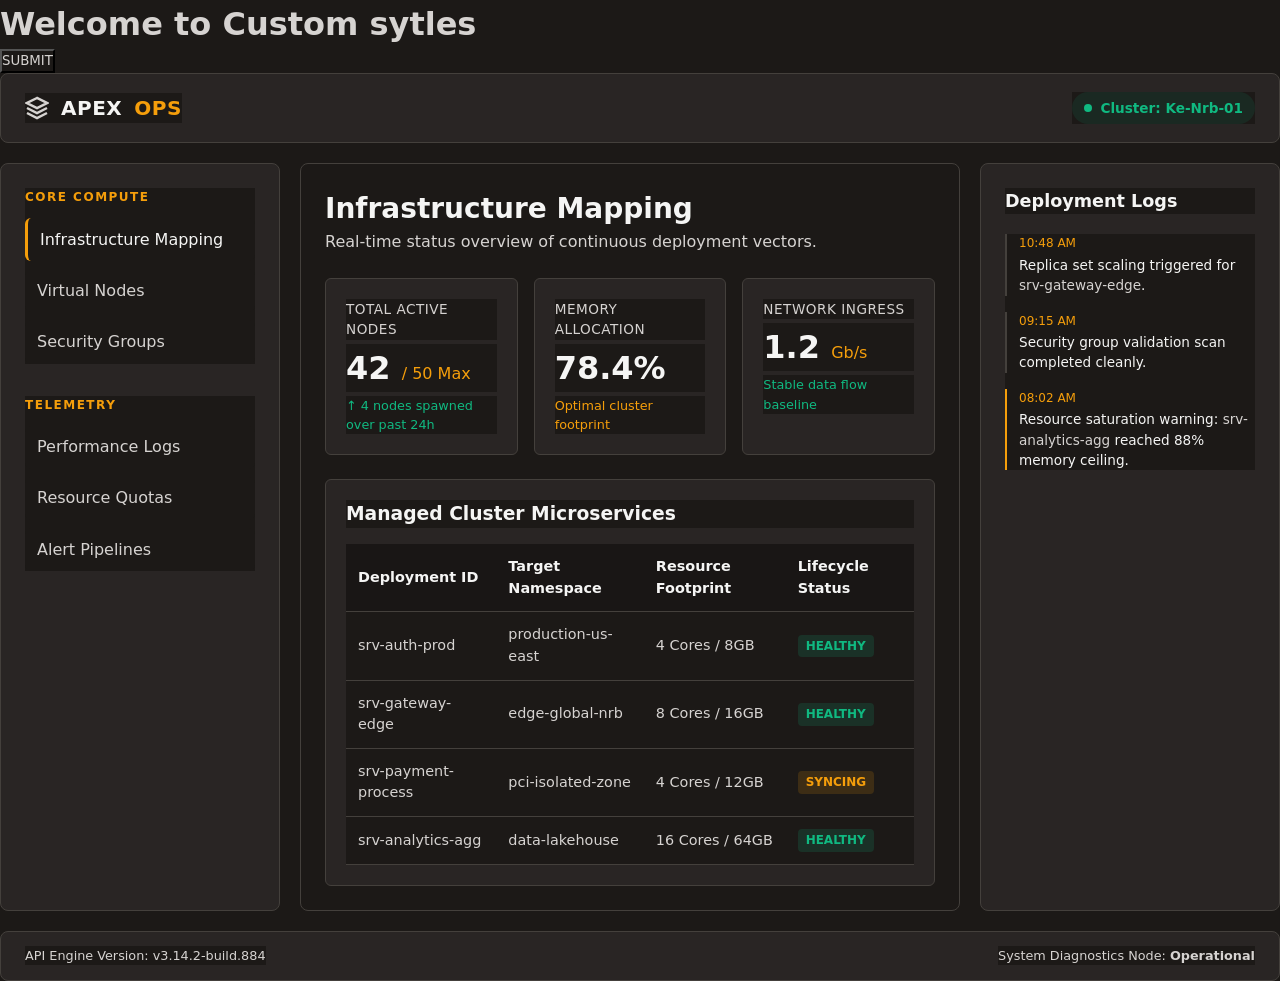
<file: custom.html>
<!DOCTYPE html>
<html lang="en">
<head>
    <meta charset="UTF-8">
    <meta name="viewport" content="width=device-width, initial-scale=1.0">
    <title>Custom Variables</title>
    <link rel="stylesheet" href="css/dashboard.css">
    <style>
        /* :root{
            --main-bg-color: lightblue;
            --main-text-color: darkblue;
        }
        body {
            background-color: var(--main-bg-color);
            color: var(--main-text-color), black;
            --button-bg: blue;
            --button-text: white;
            --button-padding: 10px 20px;
            --button-radius: 8px;
        }
        button {
            background-color: var(--button-bg);
            color: var(--button-text);
            padding: var(--button-padding);
            border-radius: var(--button-radius);
        } */
    </style>
</head>
<body>
    <h1>Welcome to Custom sytles</h1>
    <button>SUBMIT</button>
    <div class="app-container">
        
        <!-- Header Zone -->
        <header class="app-header">
            <div class="brand-zone">
                <svg width="24" height="24" viewBox="0 0 24 24" fill="none" stroke="currentColor" stroke-width="2.5"><path d="M12 2L2 7l10 5 10-5-10-5zM2 17l10 5 10-5M2 12l10 5 10-5"/></svg>
                APEX<span>OPS</span>
            </div>
            <div class="user-profile">
                <div class="status-badge">
                    <div class="status-dot"></div>
                    Cluster: Ke-Nrb-01
                </div>
            </div>
        </header>

        <!-- Sidebar Navigation -->
        <aside class="app-sidebar">
            <div>
                <div class="menu-group-title">Core Compute</div>
                <ul class="nav-links">
                    <li class="active"><a href="#">Infrastructure Mapping</a></li>
                    <li><a href="#">Virtual Nodes</a></li>
                    <li><a href="#">Security Groups</a></li>
                </ul>
            </div>
            <div>
                <div class="menu-group-title">Telemetry</div>
                <ul class="nav-links">
                    <li><a href="#">Performance Logs</a></li>
                    <li><a href="#">Resource Quotas</a></li>
                    <li><a href="#">Alert Pipelines</a></li>
                </ul>
            </div>
        </aside>

        <!-- Main Content Area -->
        <main class="app-main">
            <div class="workspace-header">
                <h1>Infrastructure Mapping</h1>
                <p>Real-time status overview of continuous deployment vectors.</p>
            </div>

            <!-- Dashboard Sub-Metrics Row -->
            <div class="metrics-row">
                <div class="metric-card">
                    <div class="metric-title">Total Active Nodes</div>
                    <div class="metric-value">42 <span>/ 50 Max</span></div>
                    <p style="font-size: 0.8rem; color: var(--status-green);">↑ 4 nodes spawned over past 24h</p>
                </div>
                <div class="metric-card">
                    <div class="metric-title">Memory Allocation</div>
                    <div class="metric-value">78.4%</div>
                    <p style="font-size: 0.8rem; color: var(--amber-gold);">Optimal cluster footprint</p>
                </div>
                <div class="metric-card">
                    <div class="metric-title">Network Ingress</div>
                    <div class="metric-value">1.2 <span>Gb/s</span></div>
                    <p style="font-size: 0.8rem; color: var(--status-green);">Stable data flow baseline</p>
                </div>
            </div>

            <!-- Main Interactive Data Table -->
            <div class="data-table-container">
                <h3>Managed Cluster Microservices</h3>
                <table class="data-table">
                    <thead>
                        <tr>
                            <th>Deployment ID</th>
                            <th>Target Namespace</th>
                            <th>Resource Footprint</th>
                            <th>Lifecycle Status</th>
                        </tr>
                    </thead>
                    <tbody>
                        <tr>
                            <td><code>srv-auth-prod</code></td>
                            <td>production-us-east</td>
                            <td>4 Cores / 8GB</td>
                            <td><span class="pill success">Healthy</span></td>
                        </tr>
                        <tr>
                            <td><code>srv-gateway-edge</code></td>
                            <td>edge-global-nrb</td>
                            <td>8 Cores / 16GB</td>
                            <td><span class="pill success">Healthy</span></td>
                        </tr>
                        <tr>
                            <td><code>srv-payment-process</code></td>
                            <td>pci-isolated-zone</td>
                            <td>4 Cores / 12GB</td>
                            <td><span class="pill warning">Syncing</span></td>
                        </tr>
                        <tr>
                            <td><code>srv-analytics-agg</code></td>
                            <td>data-lakehouse</td>
                            <td>16 Cores / 64GB</td>
                            <td><span class="pill success">Healthy</span></td>
                        </tr>
                    </tbody>
                    </table>
            </div>
        </main>

        <!-- Right System Activity Rail -->
        <aside class="app-right-rail">
            <h3>Deployment Logs</h3>
            <div class="activity-feed">
                <div class="feed-item">
                    <span class="time">10:48 AM</span>
                    <p>Replica set scaling triggered for <code>srv-gateway-edge</code>.</p>
                </div>
                <div class="feed-item">
                    <span class="time">09:15 AM</span>
                    <p>Security group validation scan completed cleanly.</p>
                </div>
                <div class="feed-item" style="border-left-color: var(--amber-gold);">
                    <span class="time">08:02 AM</span>
                    <p>Resource saturation warning: <code>srv-analytics-agg</code> reached 88% memory ceiling.</p>
                </div>
            </div>
        </aside>

        <!-- System Footer -->
        <footer class="app-footer">
            <div>API Engine Version: <code>v3.14.2-build.884</code></div>
            <div>System Diagnostics Node: <strong>Operational</strong></div>
        </footer>

    </div>
</body>
</html>
</file>
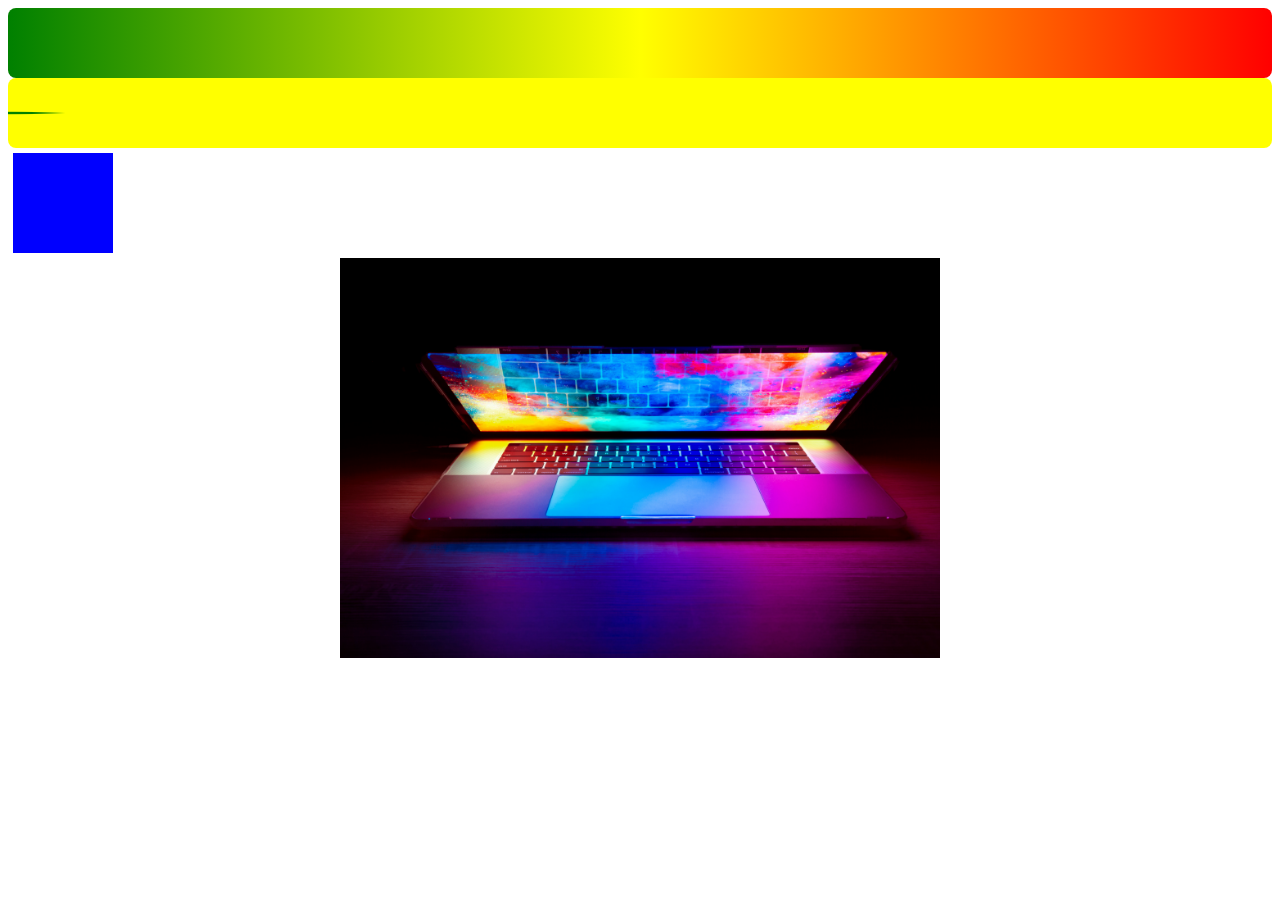
<file: gradient.html>
<!doctype html>
<html lang="en">
  <head>
    <meta charset="UTF-8" />
    <meta name="viewport" content="width=device-width, initial-scale=1.0" />
    <title>Gradients</title>
    <style>
      .gradient {
        background: linear-gradient(to right, green, yellow, red);
        height: 70px;
        width: 100%;
        border-radius: 8px;
      }
      .gradient1 {
        background: radial-gradient(at 0% 50%, green 30px, yellow 60px);
        height: 70px;
        width: 100%;
        border-radius: 8px;
      }
      .animation {
        width: 100px;
        height: 100px;
        background-color: blue;
        animation: changeColor 3s infinite;
        margin: 5px;
      }

      @keyframes changeColor {
        0% {
          background-color: blue;
        }
        50% {
          background-color: red;
        }
        100% {
          background-color: yellow;
        }
      }
      .slider {
        width: 600px;
        height: 400px;
        overflow: hidden;
        margin: auto;
      }
      .slides {
        display: flex;
      }
      .slides img {
        width: 600px;
        height: 400px;
        object-fit: cover;
      }
      .slides {
        display: flex;
        width: 400%;
        height: 100%;
        animation: slide 12s infinite;
      }
      @keyframes slide {
        0% {
          transform: translateX(0);
        }

        25% {
          transform: translateX(0);
        }

        30% {
          transform: translateX(-600px);
        }

        50% {
          transform: translateX(-600px);
        }

        55% {
          transform: translateX(-1200px);
        }

        75% {
          transform: translateX(-1200px);
        }

        80% {
          transform: translateX(-1800px);
        }

        100% {
          transform: translateX(-1800px);
        }
      }
      
    </style>
  </head>
  <body>
    <div class="gradient"></div>
    <div class="gradient1"></div>
    <div class="animation"></div>

    <div class="slider">
      <div class="slides">
        <img src="assets/images/Gaming-laptop.jpg" alt="Gaming-laptop" />
        <img src="assets/images/Smartphone.jpg" alt="Smartphone" />
        <img
          src="assets/images/wireless-headphones.jpg"
          alt="wireless-headphones"
        />
        <img src="assets/images/laptop.jpg" alt="laptop" />
      </div>
    </div>
  </body>
</html>
</file>
<file: css/dashboard.css>
/* --- Brand Colors (Stone & Amber Suite) --- */
        :root {
            --bg-stone-900: #1c1917;
            --bg-stone-800: #292524;
            --border-stone-700: #44403c;
            --text-light: #f5f5f4;
            --text-muted: #d6d3d1;
            --amber-gold: #f59e0b;
            --amber-muted: #d97706;
            --status-green: #10b981;
            --status-red: #ef4444;
        }
        * {
            box-sizing: border-box;
            margin: 0;
            padding: 0;
            line-height: 1.5;
            color: var(--text-muted);
            background-color: var(--bg-stone-900);
            font-family: system-ui, -apple-system, sans-serif;
        }

        /* 1.GRID LAYOUT SYSTEM */

        .app-container {
            display: grid;
            grid-template-columns: 280px 1fr 300px;
            grid-template-rows: 70px minmax(calc(100vh - 180px), auto) 50px;
            gap: 1.25rem;
            max-width: 1600px;
            margin: 0 auto;
            grid-template-areas: 
            "header header header"
            "side main rail"
            "foot foot foot"
            ;
        }

        .app-header {
            grid-area: header;
        }

        .app-sidebar {
            grid-area: side;
        }

        .app-main {
            grid-area: main;
        }

        .app-right-rail {
            grid-area: rail;
        }
        .app-footer {
            grid-area: foot;
        }
        /* ===================================================
           3. APPLICATION COMPONENT STYLING
           =================================================== */
        
        /* --- Header --- */
        .app-header {
            background-color: var(--bg-stone-800);
            border: 1px solid var(--border-stone-700);
            border-radius: 8px;
            display: flex;
            align-items: center;
            justify-content: space-between;
            padding: 0 1.5rem;
        }

        .brand-zone {
            display: flex;
            align-items: center;
            gap: 0.75rem;
            font-weight: 800;
            font-size: 1.25rem;
            color: var(--text-light);
            letter-spacing: 0.5px;
        }

        .brand-zone span { color: var(--amber-gold); }

        .user-profile {
            display: flex;
            align-items: center;
            gap: 1rem;
        }

        .status-badge {
            display: flex;
            align-items: center;
            gap: 0.5rem;
            background-color: rgba(16, 185, 129, 0.1);
            color: var(--status-green);
            padding: 0.35rem 0.75rem;
            border-radius: 20px;
            font-size: 0.85rem;
            font-weight: 600;
        }

        .status-dot {
            width: 8px;
            height: 8px;
            background-color: var(--status-green);
            border-radius: 50%;
        }

        /* --- Navigation Sidebar --- */
        .app-sidebar {
            background-color: var(--bg-stone-800);
            border: 1px solid var(--border-stone-700);
            border-radius: 8px;
            padding: 1.5rem;
            display: flex;
            flex-direction: column;
            gap: 2rem;
        }

        .menu-group-title {
            font-size: 0.75rem;
            text-transform: uppercase;
            letter-spacing: 1.5px;
            color: var(--amber-gold);
            font-weight: 700;
            margin-bottom: 0.75rem;
        }

        .nav-links {
            list-style: none;
            display: flex;
            flex-direction: column;
            gap: 0.5rem;
        }

        .nav-links a {
            display: flex;
            align-items: center;
            gap: 0.75rem;
            color: var(--text-muted);
            text-decoration: none;
            padding: 0.6rem 0.75rem;
            border-radius: 6px;
            font-weight: 500;
            transition: all 0.2s ease;
        }

        .nav-links a:hover, .nav-links li.active a {
            background-color: var(--bg-stone-900);
            color: var(--text-light);
            border-left: 3px solid var(--amber-gold);
        }

        /* --- Main Workspace (Dynamic Content Grid) --- */
        .app-main {
            background-color: rgba(28, 25, 23, 0.4);
            border: 1px solid var(--border-stone-700);
            border-radius: 8px;
            padding: 1.5rem;
            display: flex;
            flex-direction: column;
            gap: 1.5rem;
        }

        .workspace-header h1 {
            color: var(--text-light);
            font-size: 1.75rem;
            font-weight: 700;
        }

        /* Inside Main: Internal Component Cards */
        .metrics-row {
            display: grid;
            grid-template-columns: repeat(3, 1fr);
            gap: 1rem;
        }

        .metric-card {
            background-color: var(--bg-stone-800);
            border: 1px solid var(--border-stone-700);
            border-radius: 6px;
            padding: 1.25rem;
        }

        .metric-title {
            font-size: 0.85rem;
            text-transform: uppercase;
            letter-spacing: 0.5px;
        }

        .metric-value {
            font-size: 2rem;
            font-weight: 700;
            color: var(--text-light);
            margin: 0.25rem 0;
        }

        .metric-value span {
            font-size: 1rem;
            font-weight: 400;
            color: var(--amber-gold);
        }

        .data-table-container {
            background-color: var(--bg-stone-800);
            border: 1px solid var(--border-stone-700);
            border-radius: 6px;
            padding: 1.25rem;
            flex-grow: 1;
        }

        .data-table-container h3 {
            color: var(--text-light);
            margin-bottom: 1rem;
        }

        .data-table {
            width: 100%;
            border-collapse: collapse;
            text-align: left;
            font-size: 0.9rem;
        }

        .data-table th, .data-table td {
            padding: 0.75rem;
            border-bottom: 1px solid var(--border-stone-700);
        }

        .data-table th {
            color: var(--text-light);
            font-weight: 600;
            background-color: rgba(0,0,0,0.1);
        }

        .pill {
            display: inline-block;
            padding: 0.15rem 0.5rem;
            font-size: 0.75rem;
            font-weight: 700;
            border-radius: 4px;
            text-transform: uppercase;
        }

        .pill.success { background-color: rgba(16, 185, 129, 0.15); color: var(--status-green); }
        .pill.warning { background-color: rgba(245, 158, 11, 0.15); color: var(--amber-gold); }

        /* --- Right Utility Rail (Activity / Feed) --- */
        .app-right-rail {
            background-color: var(--bg-stone-800);
            border: 1px solid var(--border-stone-700);
            border-radius: 8px;
            padding: 1.5rem;
            display: flex;
            flex-direction: column;
            gap: 1.25rem;
        }

        .app-right-rail h3 { color: var(--text-light); font-size: 1.1rem; }

        .activity-feed {
            display: flex;
            flex-direction: column;
            gap: 1rem;
        }

        .feed-item {
            border-left: 2px solid var(--border-stone-700);
            padding-left: 0.75rem;
            font-size: 0.85rem;
        }

        .feed-item .time {
            font-size: 0.75rem;
            color: var(--amber-gold);
            display: block;
            margin-bottom: 0.15rem;
        }

        .feed-item p { color: var(--text-light); font-weight: 500; }

        /* --- Footer --- */
        .app-footer {
            background-color: var(--bg-stone-800);
            border: 1px solid var(--border-stone-700);
            border-radius: 8px;
            display: flex;
            align-items: center;
            justify-content: space-between;
            padding: 0 1.5rem;
            font-size: 0.8rem;
        }

@media(max-width: 1200px) {
    .app-container {
        grid-template-columns: 240px 1fr;
        grid-template-rows: auto;
        grid-template-areas: 
        "header header"
        "side main"
        "rail main"
        "foot foot";
    }
}        

@media (max-width: 768px) {
    app-container {
                /* Stack all core cells into a unified linear sequence */
                grid-template-columns: 1fr;
                grid-template-areas: 
                    "head"
                    "side"
                    "main"
                    "rail"
                    "foot";
            }
            .matrics-row {
                grid-template-columns: 1fr;
            }
}
</file>
